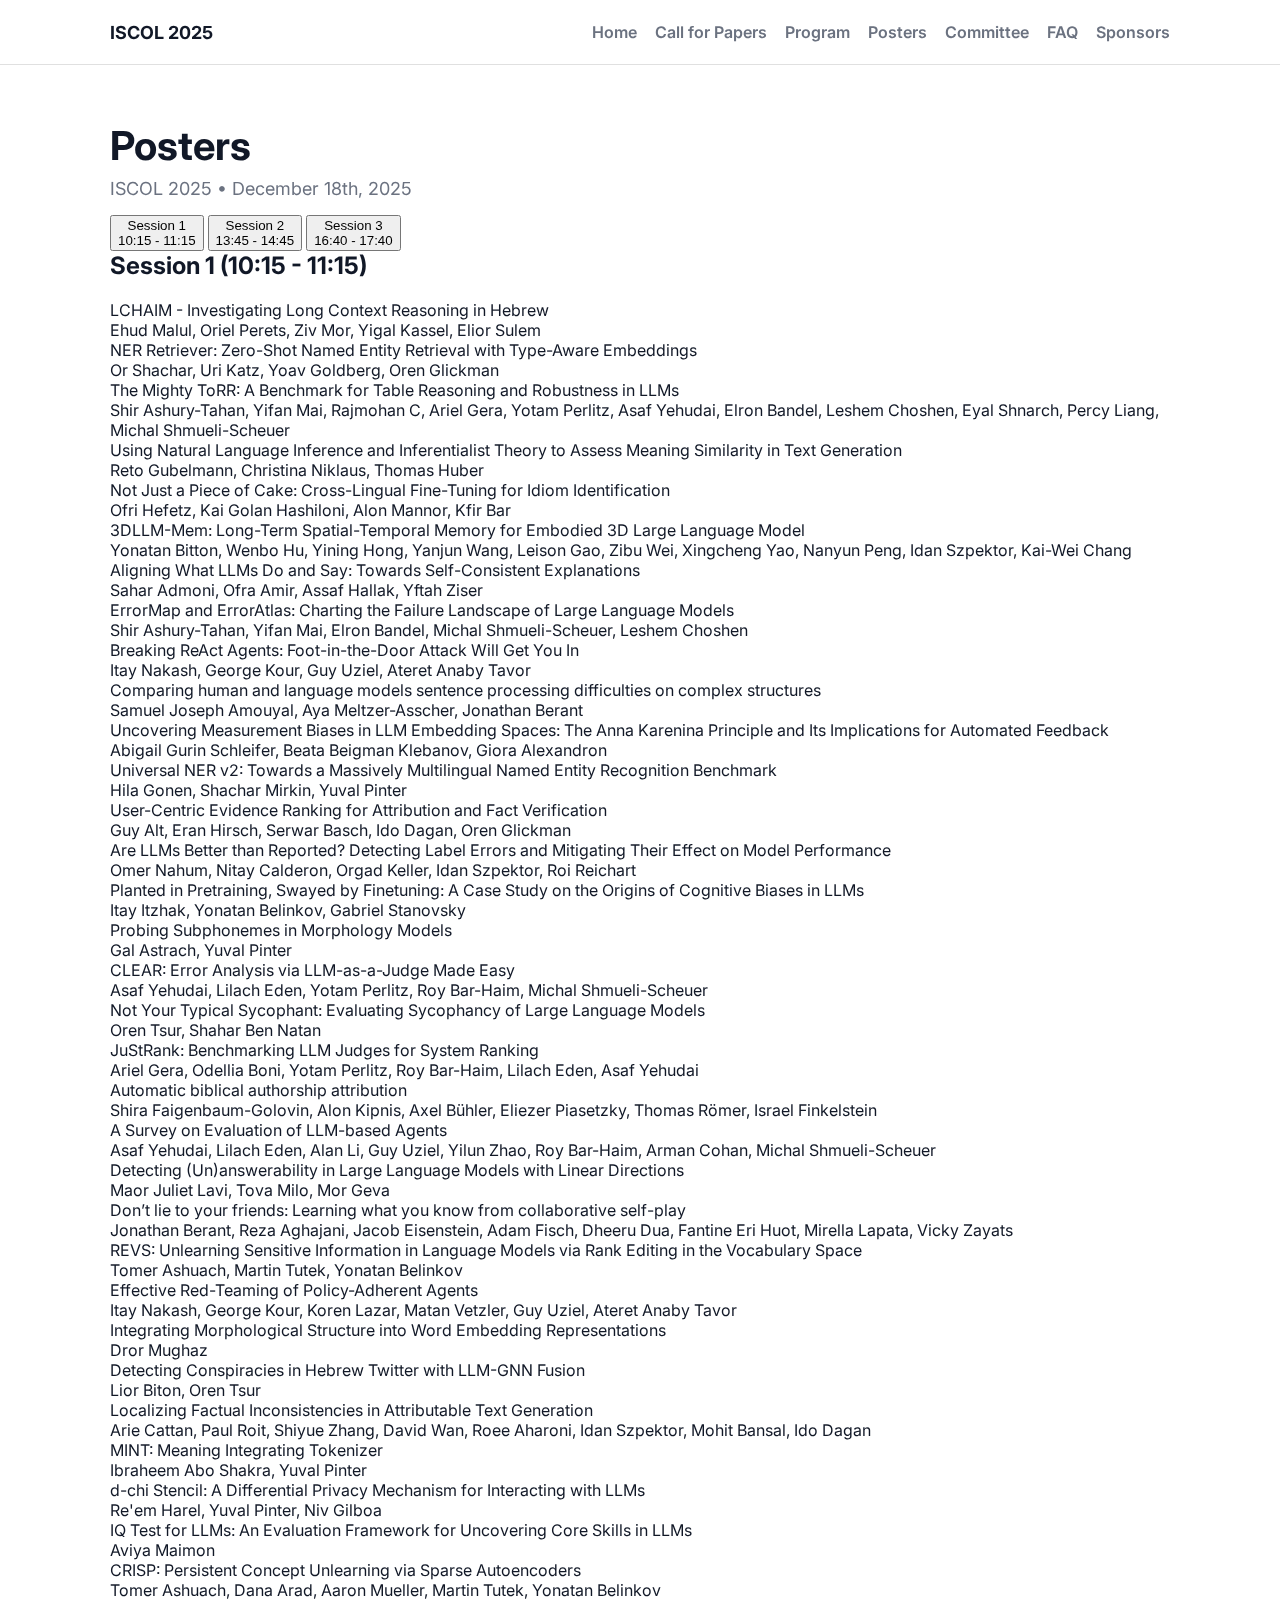
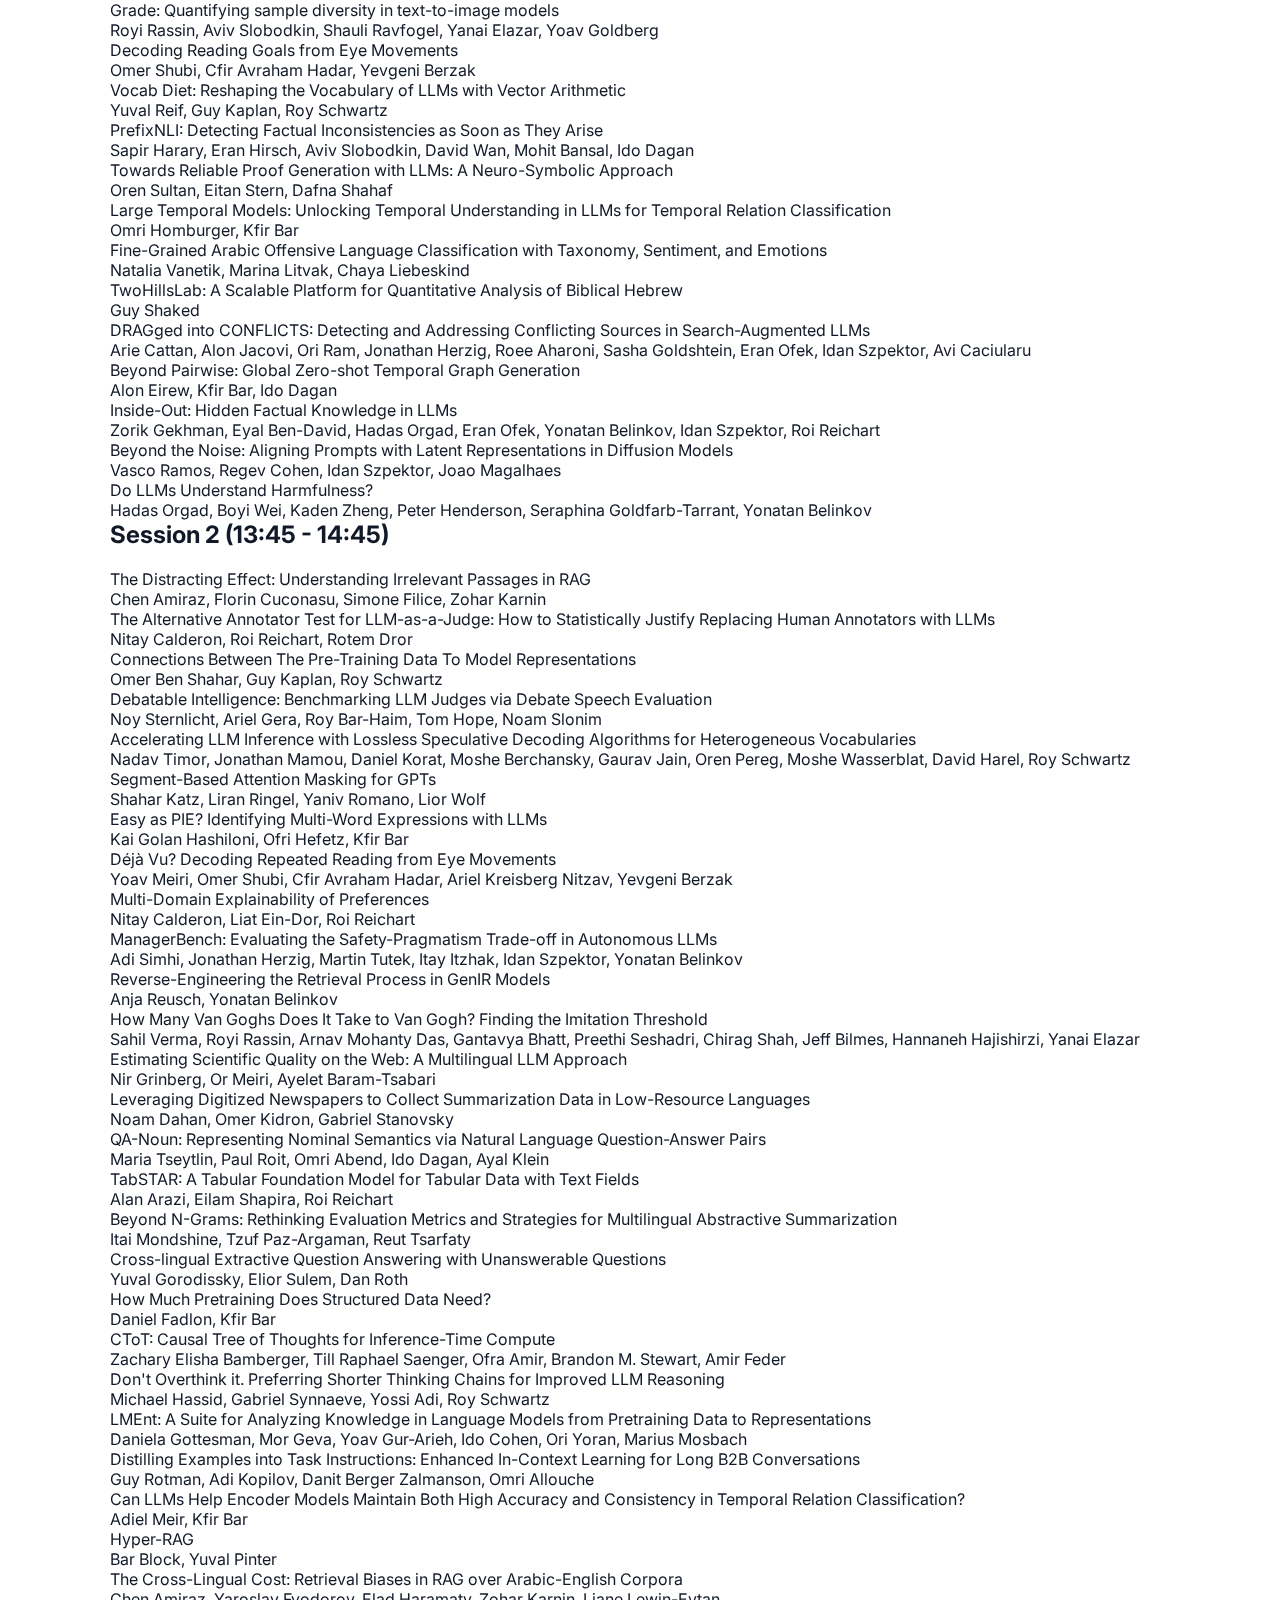
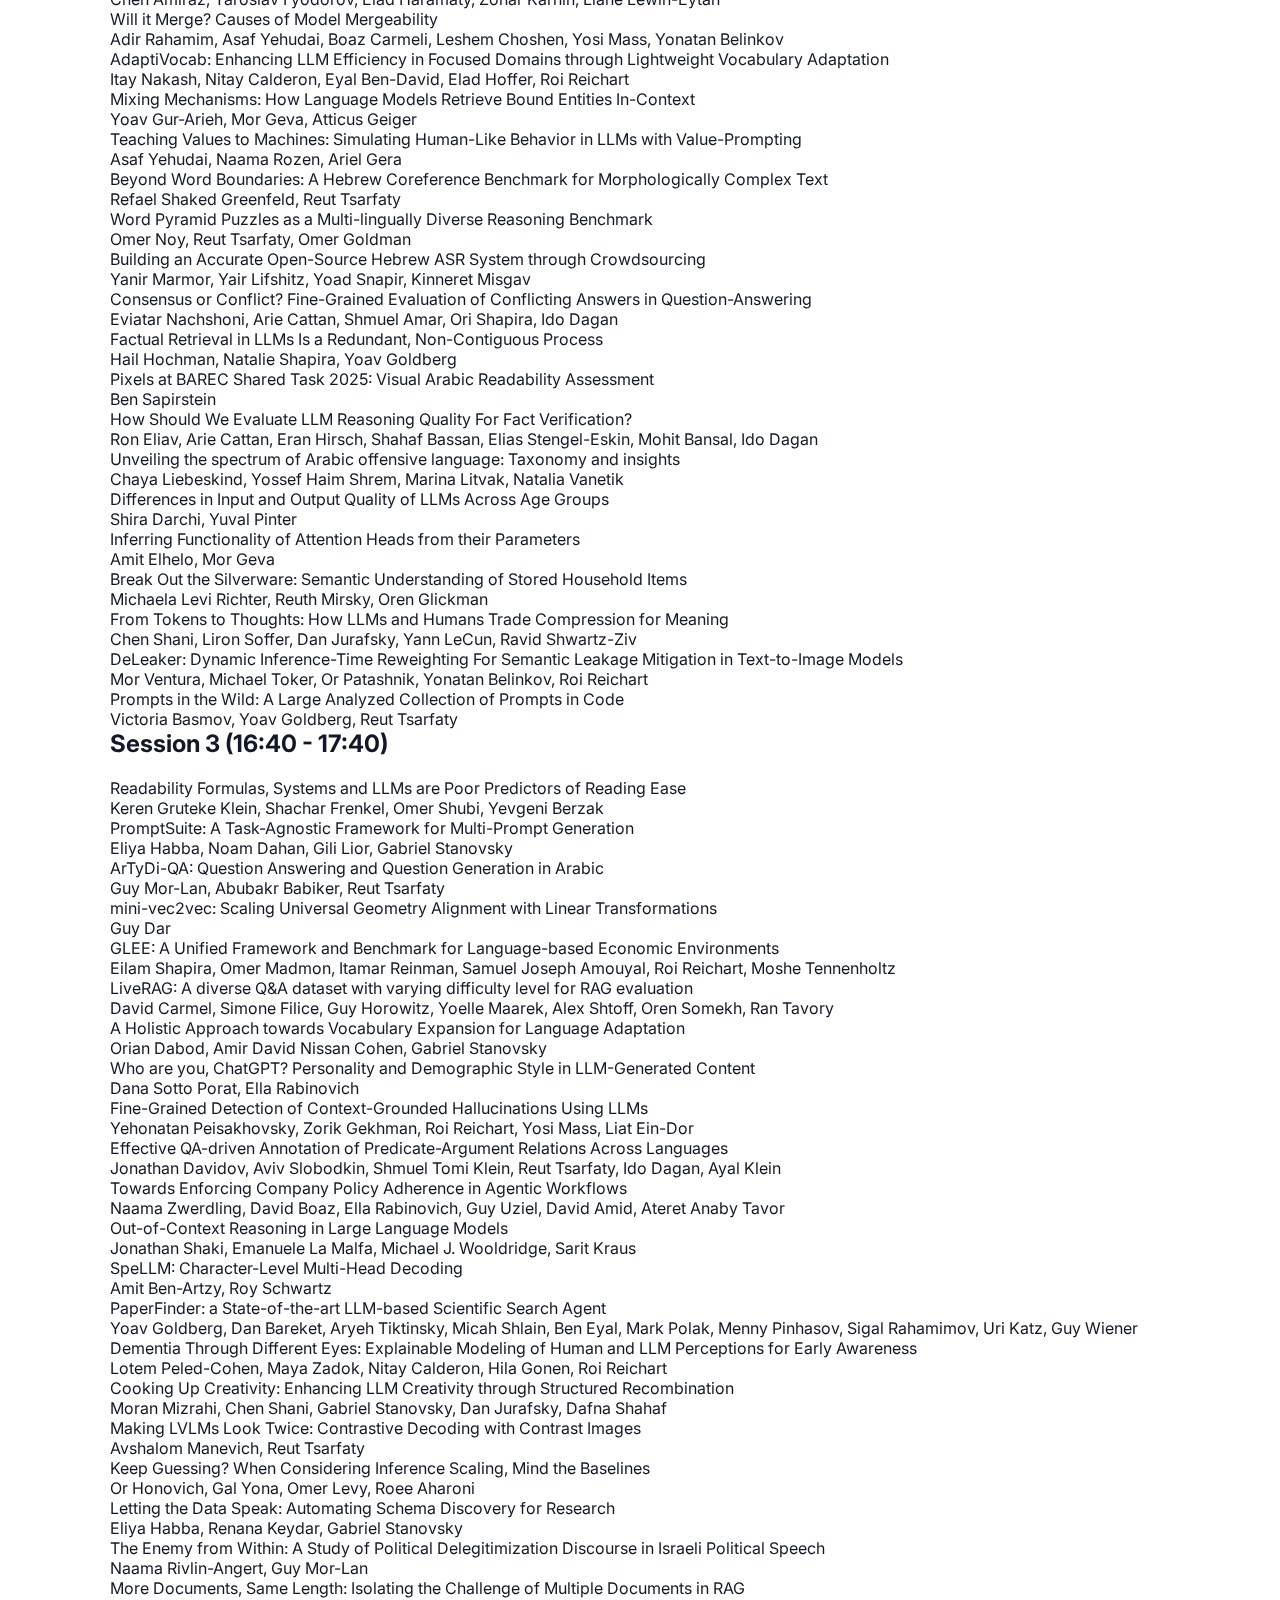
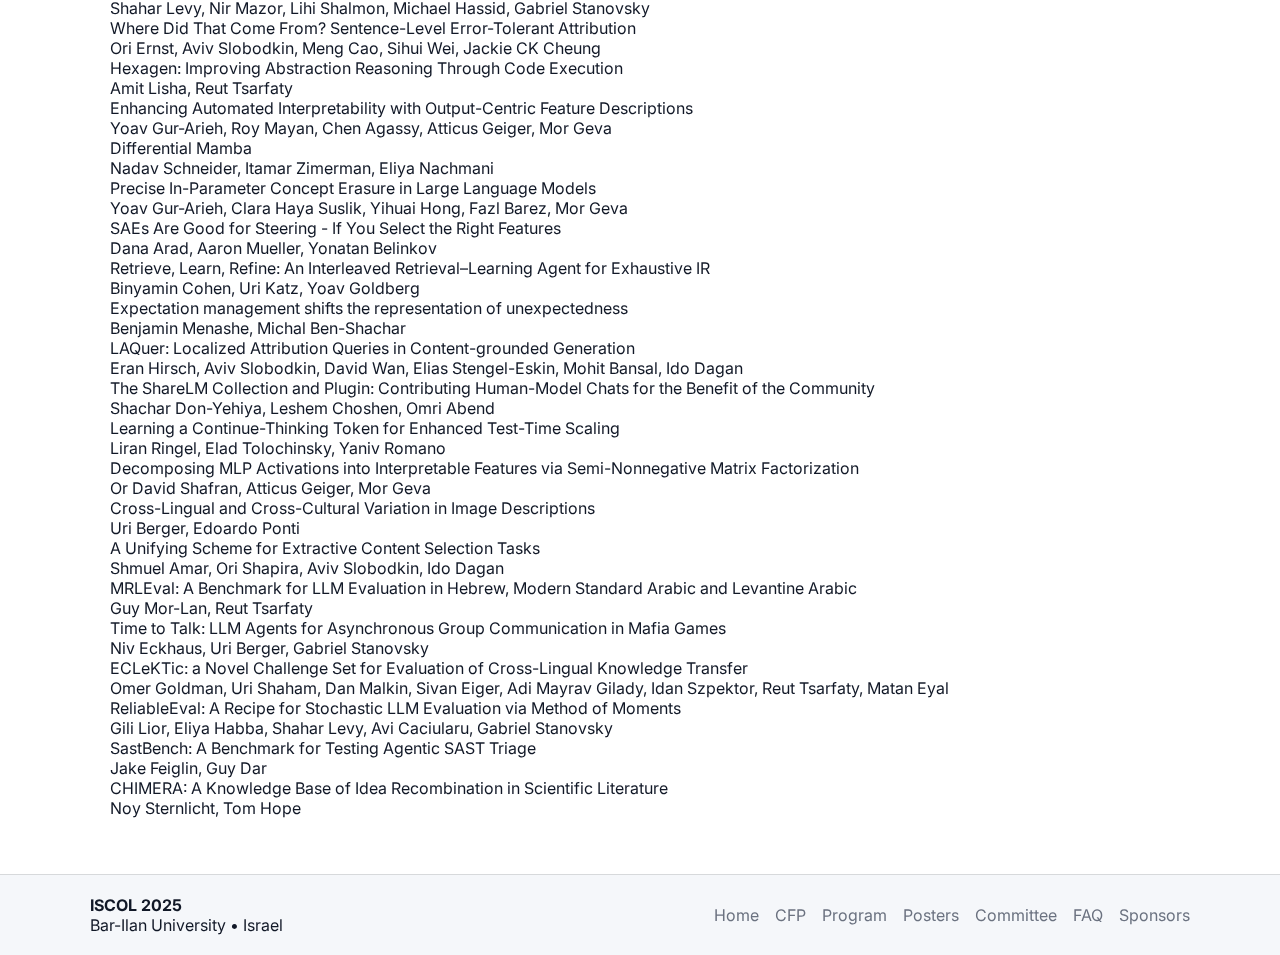
<file: posters.html>
<!DOCTYPE html>
<html lang="en">
  <head>
    <meta charset="utf-8" />
    <meta name="viewport" content="width=device-width, initial-scale=1" />
    <title>Posters — ISCOL 2025</title>
    <meta
      name="description"
      content="ISCOL 2025 Posters. December 18th, 2025 at Bar-Ilan University."
    />
    
    <!-- SEO Meta Tags -->
    <meta name="keywords" content="ISCOL, computational linguistics, NLP, natural language processing, Israel, Bar-Ilan University, conference, seminar, posters" />
    <meta name="author" content="ISCOL 2025 Organizing Committee" />
    <meta name="robots" content="index, follow" />
    <link rel="canonical" href="https://iscol-meeting.github.io/iscol2025/posters.html" />
    
    <!-- Favicon and Icons -->
    <link rel="icon" type="image/png" href="./assets/iscol-fav.png" />
    
    <!-- Preload critical resources -->
    <link rel="preconnect" href="https://fonts.googleapis.com" />
    <link rel="preconnect" href="https://fonts.gstatic.com" crossorigin />
    <link href="https://fonts.googleapis.com/css2?family=Inter:wght@400;600;700&display=swap" rel="stylesheet" />
    
    <!-- Font Awesome for icons -->
    <link rel="stylesheet" href="https://cdnjs.cloudflare.com/ajax/libs/font-awesome/6.5.1/css/all.min.css" integrity="sha512-DTOQO9RWCH3ppGqcWaEA1BIZOC6xxalwEsw9c2QQeAIftl+Vegovlnee1c9QX4TctnWMn13TZye+giMm8e2LwA==" crossorigin="anonymous" referrerpolicy="no-referrer" />
    
    <link rel="stylesheet" href="./styles.css" />
  </head>
  <body>
    <!-- Skip Links for Accessibility -->
    <div class="skip-links">
      <a href="#main-content" class="skip-link">Skip to main content</a>
      <a href="#nav-menu" class="skip-link">Skip to navigation</a>
    </div>

    <header class="site-header" role="banner">
      <div class="container header-inner">
        <a href="./index.html" class="brand">ISCOL 2025</a>
        <nav class="nav" aria-label="Primary navigation" role="navigation">
          <button class="nav-toggle" aria-expanded="false" aria-controls="nav-menu">☰</button>
          <ul id="nav-menu" class="nav-list">
            <li><a href="./index.html">Home</a></li>
            <li><a href="./index.html#cfp">Call for Papers</a></li>
            <li><a href="./program.html">Program</a></li>
            <li><a href="./posters.html">Posters</a></li>
            <li><a href="./index.html#organizers">Committee</a></li>
            <li><a href="./index.html#faq">FAQ</a></li>
            <li><a href="./index.html#sponsors">Sponsors</a></li>
          </ul>
        </nav>
      </div>
    </header>

    <main id="main-content" role="main">
      <section id="posters" class="section">
        <div class="container">
          <h1>Posters</h1>
          <p class="subtitle">ISCOL 2025 • December 18th, 2025</p>

          <!-- Mobile Session Tabs -->
          <div class="session-tabs">
            <button class="session-tab active" data-session="1">Session 1<br><span class="tab-time">10:15 - 11:15</span></button>
            <button class="session-tab" data-session="2">Session 2<br><span class="tab-time">13:45 - 14:45</span></button>
            <button class="session-tab" data-session="3">Session 3<br><span class="tab-time">16:40 - 17:40</span></button>
          </div>

          <div class="sessions-grid">
            <div class="session-column" data-session-content="1">
              <div class="session-header">
                <h2 id="session-1">Session 1 <span class="session-time">(10:15 - 11:15)</span></h2>
              </div>
              <div class="posters-list">
            <div class="poster-item">
              <div class="poster-title">LCHAIM - Investigating Long Context Reasoning in Hebrew</div>
              <div class="poster-authors">Ehud Malul, Oriel Perets, Ziv Mor, Yigal Kassel, Elior Sulem</div>
            </div>
            <div class="poster-item">
              <div class="poster-title">NER Retriever: Zero-Shot Named Entity Retrieval with Type-Aware Embeddings</div>
              <div class="poster-authors">Or Shachar, Uri Katz, Yoav Goldberg, Oren Glickman</div>
            </div>
            <div class="poster-item">
              <div class="poster-title">The Mighty ToRR: A Benchmark for Table Reasoning and Robustness in LLMs</div>
              <div class="poster-authors">Shir Ashury-Tahan, Yifan Mai, Rajmohan C, Ariel Gera, Yotam Perlitz, Asaf Yehudai, Elron Bandel, Leshem Choshen, Eyal Shnarch, Percy Liang, Michal Shmueli-Scheuer</div>
            </div>
            <div class="poster-item">
              <div class="poster-title">Using Natural Language Inference and Inferentialist Theory to Assess Meaning Similarity in Text Generation</div>
              <div class="poster-authors">Reto Gubelmann, Christina Niklaus, Thomas Huber</div>
            </div>
            <div class="poster-item">
              <div class="poster-title">Not Just a Piece of Cake: Cross-Lingual Fine-Tuning for Idiom Identification</div>
              <div class="poster-authors">Ofri Hefetz, Kai Golan Hashiloni, Alon Mannor, Kfir Bar</div>
            </div>
            <div class="poster-item">
              <div class="poster-title">3DLLM-Mem: Long-Term Spatial-Temporal Memory for Embodied 3D Large Language Model</div>
              <div class="poster-authors">Yonatan Bitton, Wenbo Hu, Yining Hong, Yanjun Wang, Leison Gao, Zibu Wei, Xingcheng Yao, Nanyun Peng, Idan Szpektor, Kai-Wei Chang</div>
            </div>
            <div class="poster-item">
              <div class="poster-title">Aligning What LLMs Do and Say: Towards Self-Consistent Explanations</div>
              <div class="poster-authors">Sahar Admoni, Ofra Amir, Assaf Hallak, Yftah Ziser</div>
            </div>
            <div class="poster-item">
              <div class="poster-title">ErrorMap and ErrorAtlas: Charting the Failure Landscape of Large Language Models</div>
              <div class="poster-authors">Shir Ashury-Tahan, Yifan Mai, Elron Bandel, Michal Shmueli-Scheuer, Leshem Choshen</div>
            </div>
            <div class="poster-item">
              <div class="poster-title">Breaking ReAct Agents: Foot-in-the-Door Attack Will Get You In</div>
              <div class="poster-authors">Itay Nakash, George Kour, Guy Uziel, Ateret Anaby Tavor</div>
            </div>
            <div class="poster-item">
              <div class="poster-title">Comparing human and language models sentence processing difficulties on complex structures</div>
              <div class="poster-authors">Samuel Joseph Amouyal, Aya Meltzer-Asscher, Jonathan Berant</div>
            </div>
            <div class="poster-item">
              <div class="poster-title">Uncovering Measurement Biases in LLM Embedding Spaces: The Anna Karenina Principle and Its Implications for Automated Feedback</div>
              <div class="poster-authors">Abigail Gurin Schleifer, Beata Beigman Klebanov, Giora Alexandron</div>
            </div>
            <div class="poster-item">
              <div class="poster-title">Universal NER v2: Towards a Massively Multilingual Named Entity Recognition Benchmark</div>
              <div class="poster-authors">Hila Gonen, Shachar Mirkin, Yuval Pinter</div>
            </div>
            <div class="poster-item">
              <div class="poster-title">User-Centric Evidence Ranking for Attribution and Fact Verification</div>
              <div class="poster-authors">Guy Alt, Eran Hirsch, Serwar Basch, Ido Dagan, Oren Glickman</div>
            </div>
            <div class="poster-item">
              <div class="poster-title">Are LLMs Better than Reported? Detecting Label Errors and Mitigating Their Effect on Model Performance</div>
              <div class="poster-authors">Omer Nahum, Nitay Calderon, Orgad Keller, Idan Szpektor, Roi Reichart</div>
            </div>
            <div class="poster-item">
              <div class="poster-title">Planted in Pretraining, Swayed by Finetuning: A Case Study on the Origins of Cognitive Biases in LLMs</div>
              <div class="poster-authors">Itay Itzhak, Yonatan Belinkov, Gabriel Stanovsky</div>
            </div>
            <div class="poster-item">
              <div class="poster-title">Probing Subphonemes in Morphology Models</div>
              <div class="poster-authors">Gal Astrach, Yuval Pinter</div>
            </div>
            <div class="poster-item">
              <div class="poster-title">CLEAR: Error Analysis via LLM-as-a-Judge Made Easy</div>
              <div class="poster-authors">Asaf Yehudai, Lilach Eden, Yotam Perlitz, Roy Bar-Haim, Michal Shmueli-Scheuer</div>
            </div>
            <div class="poster-item">
              <div class="poster-title">Not Your Typical Sycophant: Evaluating Sycophancy of Large Language Models</div>
              <div class="poster-authors">Oren Tsur, Shahar Ben Natan</div>
            </div>
            <div class="poster-item">
              <div class="poster-title">JuStRank: Benchmarking LLM Judges for System Ranking</div>
              <div class="poster-authors">Ariel Gera, Odellia Boni, Yotam Perlitz, Roy Bar-Haim, Lilach Eden, Asaf Yehudai</div>
            </div>
            <div class="poster-item">
              <div class="poster-title">Automatic biblical authorship attribution</div>
              <div class="poster-authors">Shira Faigenbaum-Golovin, Alon Kipnis, Axel Bühler, Eliezer Piasetzky, Thomas Römer, Israel Finkelstein</div>
            </div>
            <div class="poster-item">
              <div class="poster-title">A Survey on Evaluation of LLM-based Agents</div>
              <div class="poster-authors">Asaf Yehudai, Lilach Eden, Alan Li, Guy Uziel, Yilun Zhao, Roy Bar-Haim, Arman Cohan, Michal Shmueli-Scheuer</div>
            </div>
            <div class="poster-item">
              <div class="poster-title">Detecting (Un)answerability in Large Language Models with Linear Directions</div>
              <div class="poster-authors">Maor Juliet Lavi, Tova Milo, Mor Geva</div>
            </div>
            <div class="poster-item">
              <div class="poster-title">Don’t lie to your friends: Learning what you know from collaborative self-play</div>
              <div class="poster-authors">Jonathan Berant, Reza Aghajani, Jacob Eisenstein, Adam Fisch, Dheeru Dua, Fantine Eri Huot, Mirella Lapata, Vicky Zayats</div>
            </div>
            <div class="poster-item">
              <div class="poster-title">REVS: Unlearning Sensitive Information in Language Models via Rank Editing in the Vocabulary Space</div>
              <div class="poster-authors">Tomer Ashuach, Martin Tutek, Yonatan Belinkov</div>
            </div>
            <div class="poster-item">
              <div class="poster-title">Effective Red-Teaming of Policy-Adherent Agents</div>
              <div class="poster-authors">Itay Nakash, George Kour, Koren Lazar, Matan Vetzler, Guy Uziel, Ateret Anaby Tavor</div>
            </div>
            <div class="poster-item">
              <div class="poster-title">Integrating Morphological Structure into Word Embedding Representations</div>
              <div class="poster-authors">Dror Mughaz</div>
            </div>
            <div class="poster-item">
              <div class="poster-title">Detecting Conspiracies in Hebrew Twitter with LLM-GNN Fusion</div>
              <div class="poster-authors">Lior Biton, Oren Tsur</div>
            </div>
            <div class="poster-item">
              <div class="poster-title">Localizing Factual Inconsistencies in Attributable Text Generation</div>
              <div class="poster-authors">Arie Cattan, Paul Roit, Shiyue Zhang, David Wan, Roee Aharoni, Idan Szpektor, Mohit Bansal, Ido Dagan</div>
            </div>
            <div class="poster-item">
              <div class="poster-title">MINT: Meaning Integrating Tokenizer</div>
              <div class="poster-authors">Ibraheem Abo Shakra, Yuval Pinter</div>
            </div>
            <div class="poster-item">
              <div class="poster-title">d-chi Stencil: A Differential Privacy Mechanism for Interacting with LLMs</div>
              <div class="poster-authors">Re'em Harel, Yuval Pinter, Niv Gilboa</div>
            </div>
            <div class="poster-item">
              <div class="poster-title">IQ Test for LLMs: An Evaluation Framework for Uncovering Core Skills in LLMs</div>
              <div class="poster-authors">Aviya Maimon</div>
            </div>
            <div class="poster-item">
              <div class="poster-title">CRISP: Persistent Concept Unlearning via Sparse Autoencoders</div>
              <div class="poster-authors">Tomer Ashuach, Dana Arad, Aaron Mueller, Martin Tutek, Yonatan Belinkov</div>
            </div>
            <div class="poster-item">
              <div class="poster-title">Grade: Quantifying sample diversity in text-to-image models</div>
              <div class="poster-authors">Royi Rassin, Aviv Slobodkin, Shauli Ravfogel, Yanai Elazar, Yoav Goldberg</div>
            </div>
            <div class="poster-item">
              <div class="poster-title">Decoding Reading Goals from Eye Movements</div>
              <div class="poster-authors">Omer Shubi, Cfir Avraham Hadar, Yevgeni Berzak</div>
            </div>
            <div class="poster-item">
              <div class="poster-title">Vocab Diet: Reshaping the Vocabulary of LLMs with Vector Arithmetic</div>
              <div class="poster-authors">Yuval Reif, Guy Kaplan, Roy Schwartz</div>
            </div>
            <div class="poster-item">
              <div class="poster-title">PrefixNLI: Detecting Factual Inconsistencies as Soon as They Arise</div>
              <div class="poster-authors">Sapir Harary, Eran Hirsch, Aviv Slobodkin, David Wan, Mohit Bansal, Ido Dagan</div>
            </div>
            <div class="poster-item">
              <div class="poster-title">Towards Reliable Proof Generation with LLMs: A Neuro-Symbolic Approach</div>
              <div class="poster-authors">Oren Sultan, Eitan Stern, Dafna Shahaf</div>
            </div>
            <div class="poster-item">
              <div class="poster-title">Large Temporal Models: Unlocking Temporal Understanding in LLMs for Temporal Relation Classification</div>
              <div class="poster-authors">Omri Homburger, Kfir Bar</div>
            </div>
            <div class="poster-item">
              <div class="poster-title">Fine-Grained Arabic Offensive Language Classification with Taxonomy, Sentiment, and Emotions</div>
              <div class="poster-authors">Natalia Vanetik, Marina Litvak, Chaya Liebeskind</div>
            </div>
            <div class="poster-item">
              <div class="poster-title">TwoHillsLab: A Scalable Platform for  Quantitative Analysis of Biblical Hebrew</div>
              <div class="poster-authors">Guy Shaked</div>
            </div>
            <div class="poster-item">
              <div class="poster-title">DRAGged into CONFLICTS: Detecting and Addressing Conflicting Sources in Search-Augmented LLMs</div>
              <div class="poster-authors">Arie Cattan, Alon Jacovi, Ori Ram, Jonathan Herzig, Roee Aharoni, Sasha Goldshtein, Eran Ofek, Idan Szpektor, Avi Caciularu</div>
            </div>
            <div class="poster-item">
              <div class="poster-title">Beyond Pairwise: Global Zero-shot Temporal Graph Generation</div>
              <div class="poster-authors">Alon Eirew, Kfir Bar, Ido Dagan</div>
            </div>
            <div class="poster-item">
              <div class="poster-title">Inside-Out: Hidden Factual Knowledge in LLMs</div>
              <div class="poster-authors">Zorik Gekhman, Eyal Ben-David, Hadas Orgad, Eran Ofek, Yonatan Belinkov, Idan Szpektor, Roi Reichart</div>
            </div>
            <div class="poster-item">
              <div class="poster-title">Beyond the Noise: Aligning Prompts with Latent Representations in Diffusion Models</div>
              <div class="poster-authors">Vasco Ramos, Regev Cohen, Idan Szpektor, Joao Magalhaes</div>
            </div>
            <div class="poster-item">
              <div class="poster-title">Do LLMs Understand Harmfulness?</div>
              <div class="poster-authors">Hadas Orgad, Boyi Wei, Kaden Zheng, Peter Henderson, Seraphina Goldfarb-Tarrant, Yonatan Belinkov</div>
            </div>
          </div>
            </div>

            <div class="session-column" data-session-content="2">
              <div class="session-header">
                <h2 id="session-2">Session 2 <span class="session-time">(13:45 - 14:45)</span></h2>
              </div>
              <div class="posters-list">
            <div class="poster-item">
              <div class="poster-title">The Distracting Effect: Understanding Irrelevant Passages in RAG</div>
              <div class="poster-authors">Chen Amiraz, Florin Cuconasu, Simone Filice, Zohar Karnin</div>
            </div>
            <div class="poster-item">
              <div class="poster-title">The Alternative Annotator Test for LLM-as-a-Judge: How to Statistically Justify Replacing Human Annotators with LLMs</div>
              <div class="poster-authors">Nitay Calderon, Roi Reichart, Rotem Dror</div>
            </div>
            <div class="poster-item">
              <div class="poster-title">Connections Between The Pre-Training Data To Model Representations</div>
              <div class="poster-authors">Omer Ben Shahar, Guy Kaplan, Roy Schwartz</div>
            </div>
            <div class="poster-item">
              <div class="poster-title">Debatable Intelligence: Benchmarking LLM Judges via Debate Speech Evaluation</div>
              <div class="poster-authors">Noy Sternlicht, Ariel Gera, Roy Bar-Haim, Tom Hope, Noam Slonim</div>
            </div>
            <div class="poster-item">
              <div class="poster-title">Accelerating LLM Inference with Lossless Speculative Decoding Algorithms for Heterogeneous Vocabularies</div>
              <div class="poster-authors">Nadav Timor, Jonathan Mamou, Daniel Korat, Moshe Berchansky, Gaurav Jain, Oren Pereg, Moshe Wasserblat, David Harel, Roy Schwartz</div>
            </div>
            <div class="poster-item">
              <div class="poster-title">Segment-Based Attention Masking for GPTs</div>
              <div class="poster-authors">Shahar Katz, Liran Ringel, Yaniv Romano, Lior Wolf</div>
            </div>
            <div class="poster-item">
              <div class="poster-title">Easy as PIE? Identifying Multi-Word Expressions with LLMs</div>
              <div class="poster-authors">Kai Golan Hashiloni, Ofri Hefetz, Kfir Bar</div>
            </div>
            <div class="poster-item">
              <div class="poster-title">Déjà Vu? Decoding Repeated Reading from Eye Movements</div>
              <div class="poster-authors">Yoav Meiri, Omer Shubi, Cfir Avraham Hadar, Ariel Kreisberg Nitzav, Yevgeni Berzak</div>
            </div>
            <div class="poster-item">
              <div class="poster-title">Multi-Domain Explainability of Preferences</div>
              <div class="poster-authors">Nitay Calderon, Liat Ein-Dor, Roi Reichart</div>
            </div>
            <div class="poster-item">
              <div class="poster-title">ManagerBench: Evaluating the Safety-Pragmatism Trade-off in Autonomous LLMs</div>
              <div class="poster-authors">Adi Simhi, Jonathan Herzig, Martin Tutek, Itay Itzhak, Idan Szpektor, Yonatan Belinkov</div>
            </div>
            <div class="poster-item">
              <div class="poster-title">Reverse-Engineering the Retrieval Process in GenIR Models</div>
              <div class="poster-authors">Anja Reusch, Yonatan Belinkov</div>
            </div>
            <div class="poster-item">
              <div class="poster-title">How Many Van Goghs Does It Take to Van Gogh? Finding the Imitation Threshold</div>
              <div class="poster-authors">Sahil Verma, Royi Rassin, Arnav Mohanty Das, Gantavya Bhatt, Preethi Seshadri, Chirag Shah, Jeff Bilmes, Hannaneh Hajishirzi, Yanai Elazar</div>
            </div>
            <div class="poster-item">
              <div class="poster-title">Estimating Scientific Quality on the Web: A Multilingual LLM Approach</div>
              <div class="poster-authors">Nir Grinberg, Or Meiri, Ayelet Baram-Tsabari</div>
            </div>
            <div class="poster-item">
              <div class="poster-title">Leveraging Digitized Newspapers to Collect Summarization Data in Low-Resource Languages</div>
              <div class="poster-authors">Noam Dahan, Omer Kidron, Gabriel Stanovsky</div>
            </div>
            <div class="poster-item">
              <div class="poster-title">QA-Noun: Representing Nominal Semantics via Natural Language Question-Answer Pairs</div>
              <div class="poster-authors">Maria Tseytlin, Paul Roit, Omri Abend, Ido Dagan, Ayal Klein</div>
            </div>
            <div class="poster-item">
              <div class="poster-title">TabSTAR: A Tabular Foundation Model for Tabular Data with Text Fields</div>
              <div class="poster-authors">Alan Arazi, Eilam Shapira, Roi Reichart</div>
            </div>
            <div class="poster-item">
              <div class="poster-title">Beyond N-Grams: Rethinking Evaluation Metrics and Strategies for Multilingual Abstractive Summarization</div>
              <div class="poster-authors">Itai Mondshine, Tzuf Paz-Argaman, Reut Tsarfaty</div>
            </div>
            <div class="poster-item">
              <div class="poster-title">Cross-lingual Extractive Question Answering with Unanswerable Questions</div>
              <div class="poster-authors">Yuval Gorodissky, Elior Sulem, Dan Roth</div>
            </div>
            <div class="poster-item">
              <div class="poster-title">How Much Pretraining Does Structured Data Need?</div>
              <div class="poster-authors">Daniel Fadlon, Kfir Bar</div>
            </div>
            <div class="poster-item">
              <div class="poster-title">CToT: Causal Tree of Thoughts for Inference-Time Compute</div>
              <div class="poster-authors">Zachary Elisha Bamberger, Till Raphael Saenger, Ofra Amir, Brandon M. Stewart, Amir Feder</div>
            </div>
            <div class="poster-item">
              <div class="poster-title">Don't Overthink it. Preferring Shorter Thinking Chains for Improved LLM Reasoning</div>
              <div class="poster-authors">Michael Hassid, Gabriel Synnaeve, Yossi Adi, Roy Schwartz</div>
            </div>
            <div class="poster-item">
              <div class="poster-title">LMEnt: A Suite for Analyzing Knowledge in Language Models from Pretraining Data to Representations</div>
              <div class="poster-authors">Daniela Gottesman, Mor Geva, Yoav Gur-Arieh, Ido Cohen, Ori Yoran, Marius Mosbach</div>
            </div>
            <div class="poster-item">
              <div class="poster-title">Distilling Examples into Task Instructions: Enhanced In-Context Learning for Long B2B Conversations</div>
              <div class="poster-authors">Guy Rotman, Adi Kopilov, Danit Berger Zalmanson, Omri Allouche</div>
            </div>
            <div class="poster-item">
              <div class="poster-title">Can LLMs Help Encoder Models Maintain Both High Accuracy and Consistency in Temporal Relation Classification?</div>
              <div class="poster-authors">Adiel Meir, Kfir Bar</div>
            </div>
            <div class="poster-item">
              <div class="poster-title">Hyper-RAG</div>
              <div class="poster-authors">Bar Block, Yuval Pinter</div>
            </div>
            <div class="poster-item">
              <div class="poster-title">The Cross-Lingual Cost: Retrieval Biases in RAG over Arabic-English Corpora</div>
              <div class="poster-authors">Chen Amiraz, Yaroslav Fyodorov, Elad Haramaty, Zohar Karnin, Liane Lewin-Eytan</div>
            </div>
            <div class="poster-item">
              <div class="poster-title">Will it Merge? Causes of Model Mergeability</div>
              <div class="poster-authors">Adir Rahamim, Asaf Yehudai, Boaz Carmeli, Leshem Choshen, Yosi Mass, Yonatan Belinkov</div>
            </div>
            <div class="poster-item">
              <div class="poster-title">AdaptiVocab: Enhancing LLM Efficiency in Focused Domains through Lightweight Vocabulary Adaptation</div>
              <div class="poster-authors">Itay Nakash, Nitay Calderon, Eyal Ben-David, Elad Hoffer, Roi Reichart</div>
            </div>
            <div class="poster-item">
              <div class="poster-title">Mixing Mechanisms: How Language Models Retrieve Bound Entities In-Context</div>
              <div class="poster-authors">Yoav Gur-Arieh, Mor Geva, Atticus Geiger</div>
            </div>
            <div class="poster-item">
              <div class="poster-title">Teaching Values to Machines: Simulating Human-Like Behavior in LLMs with Value-Prompting</div>
              <div class="poster-authors">Asaf Yehudai, Naama Rozen, Ariel Gera</div>
            </div>
            
            <div class="poster-item">
              <div class="poster-title">Beyond Word Boundaries: A Hebrew Coreference Benchmark for Morphologically Complex Text</div>
              <div class="poster-authors">Refael Shaked Greenfeld, Reut Tsarfaty</div>
            </div>
            <div class="poster-item">
              <div class="poster-title">Word Pyramid Puzzles as a Multi-lingually Diverse Reasoning Benchmark</div>
              <div class="poster-authors">Omer Noy, Reut Tsarfaty, Omer Goldman</div>
            </div>
            <div class="poster-item">
              <div class="poster-title">Building an Accurate Open-Source Hebrew ASR System through Crowdsourcing</div>
              <div class="poster-authors">Yanir Marmor, Yair Lifshitz, Yoad Snapir, Kinneret Misgav</div>
            </div>
            <div class="poster-item">
              <div class="poster-title">Consensus or Conflict? Fine-Grained Evaluation of Conflicting Answers in Question-Answering</div>
              <div class="poster-authors">Eviatar Nachshoni, Arie Cattan, Shmuel Amar, Ori Shapira, Ido Dagan</div>
            </div>
            <div class="poster-item">
              <div class="poster-title">Factual Retrieval in LLMs Is a Redundant, Non-Contiguous Process</div>
              <div class="poster-authors">Hail Hochman, Natalie Shapira, Yoav Goldberg</div>
            </div>
            <div class="poster-item">
              <div class="poster-title">Pixels at BAREC Shared Task 2025: Visual Arabic Readability Assessment</div>
              <div class="poster-authors">Ben Sapirstein</div>
            </div>
            <div class="poster-item">
              <div class="poster-title">How Should We Evaluate LLM Reasoning Quality For Fact Verification?</div>
              <div class="poster-authors">Ron Eliav, Arie Cattan, Eran Hirsch, Shahaf Bassan, Elias Stengel-Eskin, Mohit Bansal, Ido Dagan</div>
            </div>
            <div class="poster-item">
              <div class="poster-title">Unveiling the spectrum of Arabic offensive  language: Taxonomy and insights</div>
              <div class="poster-authors">Chaya Liebeskind, Yossef Haim Shrem, Marina Litvak, Natalia Vanetik</div>
            </div>
            <div class="poster-item">
              <div class="poster-title">Differences in Input and Output Quality of LLMs Across Age Groups</div>
              <div class="poster-authors">Shira Darchi, Yuval Pinter</div>
            </div>
            <div class="poster-item">
              <div class="poster-title">Inferring Functionality of Attention Heads from their Parameters</div>
              <div class="poster-authors">Amit Elhelo, Mor Geva</div>
            </div>
            <div class="poster-item">
              <div class="poster-title">Break Out the Silverware: Semantic Understanding of Stored Household Items</div>
              <div class="poster-authors">Michaela Levi Richter, Reuth Mirsky, Oren Glickman</div>
            </div>
            <div class="poster-item">
              <div class="poster-title">From Tokens to Thoughts: How LLMs and Humans Trade Compression for Meaning</div>
              <div class="poster-authors">Chen Shani, Liron Soffer, Dan Jurafsky, Yann LeCun, Ravid Shwartz-Ziv</div>
            </div>
            <div class="poster-item">
              <div class="poster-title">DeLeaker: Dynamic Inference-Time Reweighting For Semantic Leakage Mitigation in Text-to-Image Models</div>
              <div class="poster-authors">Mor Ventura, Michael Toker, Or Patashnik, Yonatan Belinkov, Roi Reichart</div>
            </div>
            <div class="poster-item">
              <div class="poster-title">Prompts in the Wild: A Large Analyzed Collection of Prompts in Code</div>
              <div class="poster-authors">Victoria Basmov, Yoav Goldberg, Reut Tsarfaty</div>
            </div>
          </div>
            </div>

            <div class="session-column" data-session-content="3">
              <div class="session-header">
                <h2 id="session-3">Session 3 <span class="session-time">(16:40 - 17:40)</span></h2>
              </div>
              <div class="posters-list">
            <div class="poster-item">
              <div class="poster-title">Readability Formulas, Systems and LLMs are Poor Predictors of Reading Ease</div>
              <div class="poster-authors">Keren Gruteke Klein, Shachar Frenkel, Omer Shubi, Yevgeni Berzak</div>
            </div>
            <div class="poster-item">
              <div class="poster-title">PromptSuite: A Task-Agnostic Framework for Multi-Prompt Generation</div>
              <div class="poster-authors">Eliya Habba, Noam Dahan, Gili Lior, Gabriel Stanovsky</div>
            </div>
            <div class="poster-item">
              <div class="poster-title">ArTyDi-QA: Question Answering and Question Generation in Arabic</div>
              <div class="poster-authors">Guy Mor-Lan, Abubakr Babiker, Reut Tsarfaty</div>
            </div>
            <div class="poster-item">
              <div class="poster-title">mini-vec2vec: Scaling Universal Geometry Alignment with Linear Transformations</div>
              <div class="poster-authors">Guy Dar</div>
            </div>
            <div class="poster-item">
              <div class="poster-title">GLEE: A Unified Framework and Benchmark for Language-based Economic Environments</div>
              <div class="poster-authors">Eilam Shapira, Omer Madmon, Itamar Reinman, Samuel Joseph Amouyal, Roi Reichart, Moshe Tennenholtz</div>
            </div>
            <div class="poster-item">
              <div class="poster-title">LiveRAG: A diverse Q&amp;A dataset with varying difficulty level for RAG evaluation</div>
              <div class="poster-authors">David Carmel, Simone Filice, Guy Horowitz, Yoelle Maarek, Alex Shtoff, Oren Somekh, Ran Tavory</div>
            </div>
            <div class="poster-item">
              <div class="poster-title">A Holistic Approach towards Vocabulary Expansion for Language Adaptation</div>
              <div class="poster-authors">Orian Dabod, Amir David Nissan Cohen, Gabriel Stanovsky</div>
            </div>
            <div class="poster-item">
              <div class="poster-title">Who are you, ChatGPT? Personality and Demographic Style in LLM-Generated Content</div>
              <div class="poster-authors">Dana Sotto Porat, Ella Rabinovich</div>
            </div>
            <div class="poster-item">
              <div class="poster-title">Fine-Grained Detection of Context-Grounded Hallucinations Using LLMs</div>
              <div class="poster-authors">Yehonatan Peisakhovsky, Zorik Gekhman, Roi Reichart, Yosi Mass, Liat Ein-Dor</div>
            </div>
            <div class="poster-item">
              <div class="poster-title">Effective QA-driven Annotation of Predicate-Argument Relations Across Languages</div>
              <div class="poster-authors">Jonathan Davidov, Aviv Slobodkin, Shmuel Tomi Klein, Reut Tsarfaty, Ido Dagan, Ayal Klein</div>
            </div>
            <div class="poster-item">
              <div class="poster-title">Towards Enforcing Company Policy Adherence in Agentic Workflows</div>
              <div class="poster-authors">Naama Zwerdling, David Boaz, Ella Rabinovich, Guy Uziel, David Amid, Ateret Anaby Tavor</div>
            </div>
            <div class="poster-item">
              <div class="poster-title">Out-of-Context Reasoning in Large Language Models</div>
              <div class="poster-authors">Jonathan Shaki, Emanuele La Malfa, Michael J. Wooldridge, Sarit Kraus</div>
            </div>
            <div class="poster-item">
              <div class="poster-title">SpeLLM: Character-Level Multi-Head Decoding</div>
              <div class="poster-authors">Amit Ben-Artzy, Roy Schwartz</div>
            </div>
            <div class="poster-item">
              <div class="poster-title">PaperFinder: a State-of-the-art LLM-based Scientific Search Agent</div>
              <div class="poster-authors">Yoav Goldberg, Dan Bareket, Aryeh Tiktinsky, Micah Shlain, Ben Eyal, Mark Polak, Menny Pinhasov, Sigal Rahamimov, Uri Katz, Guy Wiener</div>
            </div>
            <div class="poster-item">
              <div class="poster-title">Dementia Through Different Eyes: Explainable Modeling of Human and LLM Perceptions for Early Awareness</div>
              <div class="poster-authors">Lotem Peled-Cohen, Maya Zadok, Nitay Calderon, Hila Gonen, Roi Reichart</div>
            </div>
            <div class="poster-item">
              <div class="poster-title">Cooking Up Creativity: Enhancing LLM Creativity through Structured Recombination</div>
              <div class="poster-authors">Moran Mizrahi, Chen Shani, Gabriel Stanovsky, Dan Jurafsky, Dafna Shahaf</div>
            </div>
            <div class="poster-item">
              <div class="poster-title">Making LVLMs Look Twice: Contrastive Decoding with Contrast Images</div>
              <div class="poster-authors">Avshalom Manevich, Reut Tsarfaty</div>
            </div>
            <div class="poster-item">
              <div class="poster-title">Keep Guessing? When Considering Inference Scaling, Mind the Baselines</div>
              <div class="poster-authors">Or Honovich, Gal Yona, Omer Levy, Roee Aharoni</div>
            </div>
            <div class="poster-item">
              <div class="poster-title">Letting the Data Speak: Automating Schema Discovery for Research</div>
              <div class="poster-authors">Eliya Habba, Renana Keydar, Gabriel Stanovsky</div>
            </div>
            <div class="poster-item">
              <div class="poster-title">The Enemy from Within: A Study of Political Delegitimization Discourse in Israeli Political Speech</div>
              <div class="poster-authors">Naama Rivlin-Angert, Guy Mor-Lan</div>
            </div>
            <div class="poster-item">
              <div class="poster-title">More Documents, Same Length: Isolating the Challenge of Multiple Documents in RAG</div>
              <div class="poster-authors">Shahar Levy, Nir Mazor, Lihi Shalmon, Michael Hassid, Gabriel Stanovsky</div>
            </div>
            <div class="poster-item">
              <div class="poster-title">Where Did That Come From? Sentence-Level Error-Tolerant Attribution</div>
              <div class="poster-authors">Ori Ernst, Aviv Slobodkin, Meng Cao, Sihui Wei, Jackie CK Cheung</div>
            </div>
            <div class="poster-item">
              <div class="poster-title">Hexagen: Improving Abstraction Reasoning Through Code Execution</div>
              <div class="poster-authors">Amit Lisha, Reut Tsarfaty</div>
            </div>
            <div class="poster-item">
              <div class="poster-title">Enhancing Automated Interpretability with Output-Centric Feature Descriptions</div>
              <div class="poster-authors">Yoav Gur-Arieh, Roy Mayan, Chen Agassy, Atticus Geiger, Mor Geva</div>
            </div>
            <div class="poster-item">
              <div class="poster-title">Differential Mamba</div>
              <div class="poster-authors">Nadav Schneider, Itamar Zimerman, Eliya Nachmani</div>
            </div>
            <div class="poster-item">
              <div class="poster-title">Precise In-Parameter Concept Erasure in Large Language Models</div>
              <div class="poster-authors">Yoav Gur-Arieh, Clara Haya Suslik, Yihuai Hong, Fazl Barez, Mor Geva</div>
            </div>
            <div class="poster-item">
              <div class="poster-title">SAEs Are Good for Steering - If You Select the Right Features</div>
              <div class="poster-authors">Dana Arad, Aaron Mueller, Yonatan Belinkov</div>
            </div>
            <div class="poster-item">
              <div class="poster-title">Retrieve, Learn, Refine: An Interleaved Retrieval–Learning Agent for Exhaustive IR</div>
              <div class="poster-authors">Binyamin Cohen, Uri Katz, Yoav Goldberg</div>
            </div>
            <div class="poster-item">
              <div class="poster-title">Expectation management shifts the representation of unexpectedness</div>
              <div class="poster-authors">Benjamin Menashe, Michal Ben-Shachar</div>
            </div>
            <div class="poster-item">
              <div class="poster-title">LAQuer: Localized Attribution Queries in Content-grounded Generation</div>
              <div class="poster-authors">Eran Hirsch, Aviv Slobodkin, David Wan, Elias Stengel-Eskin, Mohit Bansal, Ido Dagan</div>
            </div>
            <div class="poster-item">
              <div class="poster-title">The ShareLM Collection and Plugin: Contributing Human-Model Chats for the Benefit of the Community</div>
              <div class="poster-authors">Shachar Don-Yehiya, Leshem Choshen, Omri Abend</div>
            </div>
            <div class="poster-item">
              <div class="poster-title">Learning a Continue-Thinking Token for Enhanced Test-Time Scaling</div>
              <div class="poster-authors">Liran Ringel, Elad Tolochinsky, Yaniv Romano</div>
            </div>
            <div class="poster-item">
              <div class="poster-title">Decomposing MLP Activations into Interpretable Features via Semi-Nonnegative Matrix Factorization</div>
              <div class="poster-authors">Or David Shafran, Atticus Geiger, Mor Geva</div>
            </div>
            <div class="poster-item">
              <div class="poster-title">Cross-Lingual and Cross-Cultural Variation in Image Descriptions</div>
              <div class="poster-authors">Uri Berger, Edoardo Ponti</div>
            </div>
            <div class="poster-item">
              <div class="poster-title">A Unifying Scheme for Extractive Content Selection Tasks</div>
              <div class="poster-authors">Shmuel Amar, Ori Shapira, Aviv Slobodkin, Ido Dagan</div>
            </div>
            <div class="poster-item">
              <div class="poster-title">MRLEval: A Benchmark for LLM Evaluation in Hebrew, Modern Standard Arabic and Levantine Arabic</div>
              <div class="poster-authors">Guy Mor-Lan, Reut Tsarfaty</div>
            </div>
            <div class="poster-item">
              <div class="poster-title">Time to Talk: LLM Agents for Asynchronous Group Communication in Mafia Games</div>
              <div class="poster-authors">Niv Eckhaus, Uri Berger, Gabriel Stanovsky</div>
            </div>
            <div class="poster-item">
              <div class="poster-title">ECLeKTic: a Novel Challenge Set for Evaluation of Cross-Lingual Knowledge Transfer</div>
              <div class="poster-authors">Omer Goldman, Uri Shaham, Dan Malkin, Sivan Eiger, Adi Mayrav Gilady, Idan Szpektor, Reut Tsarfaty, Matan Eyal</div>
            </div>
            <div class="poster-item">
              <div class="poster-title">ReliableEval: A Recipe for Stochastic LLM Evaluation via Method of Moments</div>
              <div class="poster-authors">Gili Lior, Eliya Habba, Shahar Levy, Avi Caciularu, Gabriel Stanovsky</div>
            </div>
            <div class="poster-item">
              <div class="poster-title">SastBench: A Benchmark for Testing Agentic SAST Triage</div>
              <div class="poster-authors">Jake Feiglin, Guy Dar</div>
            </div>
            <div class="poster-item">
              <div class="poster-title">CHIMERA: A Knowledge Base of Idea Recombination in Scientific Literature</div>
              <div class="poster-authors">Noy Sternlicht, Tom Hope</div>
            </div>
          </div>
            </div>
          </div>
        </div>
      </section>
    </main>

    <footer class="site-footer" role="contentinfo">
      <div class="container footer-inner">
        <div>
          <strong>ISCOL 2025</strong>
          <div>Bar-Ilan University • Israel</div>
        </div>
        <div class="footer-links">
          <a href="./index.html">Home</a>
          <a href="./index.html#cfp">CFP</a>
          <a href="./program.html">Program</a>
          <a href="./posters.html">Posters</a>
          <a href="./index.html#organizers">Committee</a>
          <a href="./index.html#faq">FAQ</a>
          <a href="./index.html#sponsors">Sponsors</a>
        </div>
      </div>
    </footer>

    <!-- Back to Top Button -->
    <button class="back-to-top" id="backToTop" aria-label="Back to top">
      ↑
    </button>

    <script>
      // Session tabs for mobile
      const sessionTabs = document.querySelectorAll('.session-tab');
      const sessionColumns = document.querySelectorAll('.session-column');
      
      // Initialize first session as active on page load
      if (sessionColumns.length > 0) {
        sessionColumns[0].classList.add('active');
      }
      
      sessionTabs.forEach(tab => {
        tab.addEventListener('click', () => {
          const sessionId = tab.dataset.session;
          
          // Remove active class from all tabs and columns
          sessionTabs.forEach(t => t.classList.remove('active'));
          sessionColumns.forEach(c => c.classList.remove('active'));
          
          // Add active class to clicked tab and corresponding column
          tab.classList.add('active');
          document.querySelector(`[data-session-content="${sessionId}"]`).classList.add('active');
        });
      });
      
      // Mobile navigation toggle
      const toggle = document.querySelector('.nav-toggle');
      const menu = document.getElementById('nav-menu');
      if (toggle && menu) {
        toggle.addEventListener('click', () => {
          const expanded = toggle.getAttribute('aria-expanded') === 'true';
          toggle.setAttribute('aria-expanded', String(!expanded));
          menu.classList.toggle('open');
        });

        // Close menu when clicking outside
        document.addEventListener('click', (e) => {
          if (!toggle.contains(e.target) && !menu.contains(e.target)) {
            toggle.setAttribute('aria-expanded', 'false');
            menu.classList.remove('open');
          }
        });

        // Close menu when pressing Escape
        document.addEventListener('keydown', (e) => {
          if (e.key === 'Escape' && menu.classList.contains('open')) {
            toggle.setAttribute('aria-expanded', 'false');
            menu.classList.remove('open');
            toggle.focus();
          }
        });
      }

      // Back to top button functionality
      const backToTopButton = document.getElementById('backToTop');
      
      function toggleBackToTopButton() {
        if (window.scrollY > 300) {
          backToTopButton.classList.add('visible');
        } else {
          backToTopButton.classList.remove('visible');
        }
      }

      // Show/hide back to top button on scroll
      window.addEventListener('scroll', toggleBackToTopButton);

      // Smooth scroll to top when button is clicked
      backToTopButton.addEventListener('click', () => {
        window.scrollTo({
          top: 0,
          behavior: 'smooth'
        });
      });

      // Initialize back to top button visibility
      toggleBackToTopButton();
    </script>
  </body>
</html>
</file>
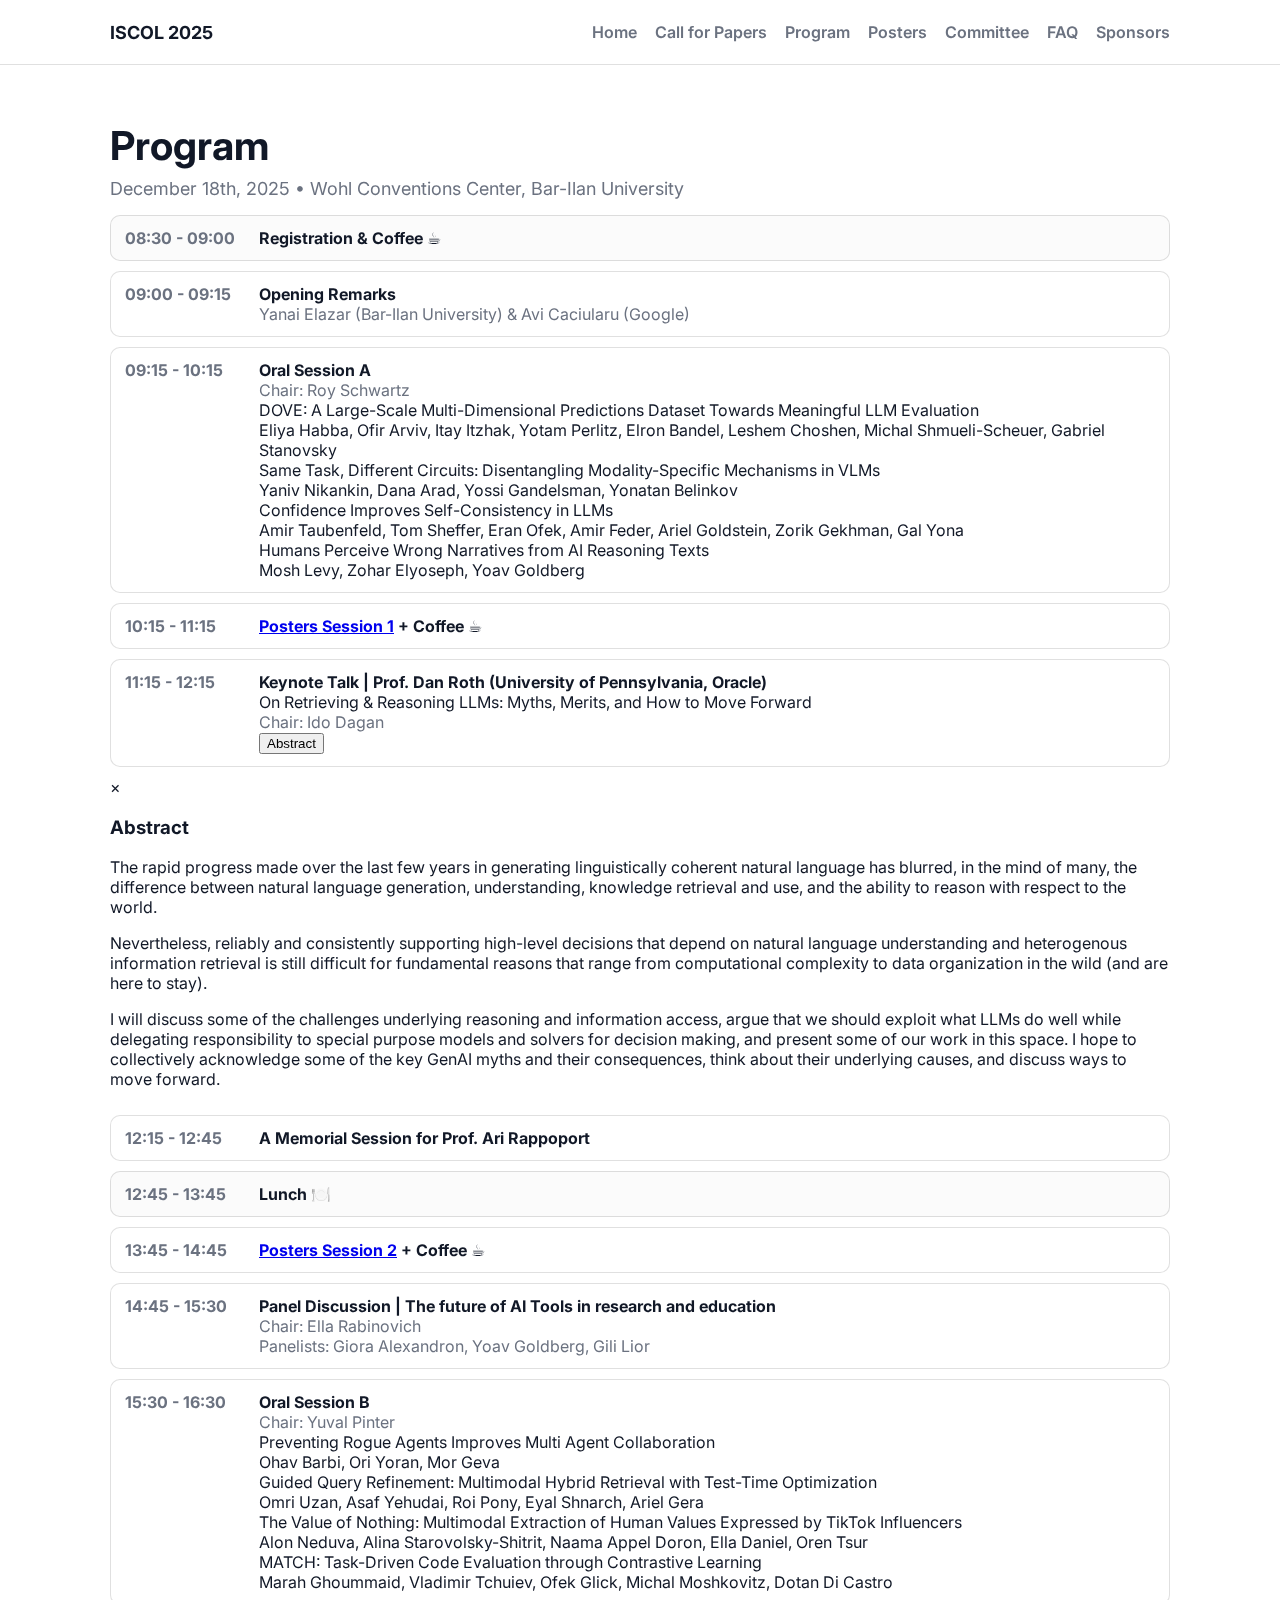
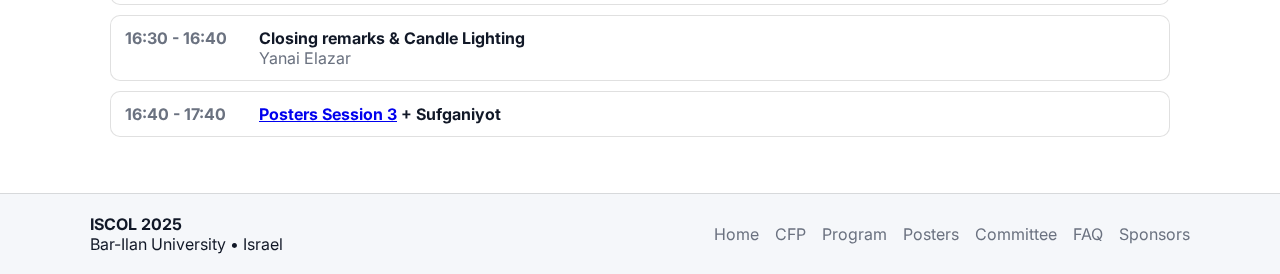
<file: program.html>
<!DOCTYPE html>
<html lang="en">
  <head>
    <meta charset="utf-8" />
    <meta name="viewport" content="width=device-width, initial-scale=1" />
    <title>Program — ISCOL 2025</title>
    <meta
      name="description"
      content="ISCOL 2025 Program Schedule. December 18th, 2025 at Bar-Ilan University."
    />
    
    <!-- SEO Meta Tags -->
    <meta name="keywords" content="ISCOL, computational linguistics, NLP, natural language processing, Israel, Bar-Ilan University, conference, seminar, program, schedule" />
    <meta name="author" content="ISCOL 2025 Organizing Committee" />
    <meta name="robots" content="index, follow" />
    <link rel="canonical" href="https://iscol-meeting.github.io/iscol2025/program.html" />
    
    <!-- Favicon and Icons -->
    <link rel="icon" type="image/png" href="./assets/iscol-fav.png" />
    
    <!-- Preload critical resources -->
    <link rel="preconnect" href="https://fonts.googleapis.com" />
    <link rel="preconnect" href="https://fonts.gstatic.com" crossorigin />
    <link href="https://fonts.googleapis.com/css2?family=Inter:wght@400;600;700&display=swap" rel="stylesheet" />
    
    <!-- Font Awesome for icons -->
    <link rel="stylesheet" href="https://cdnjs.cloudflare.com/ajax/libs/font-awesome/6.5.1/css/all.min.css" integrity="sha512-DTOQO9RWCH3ppGqcWaEA1BIZOC6xxalwEsw9c2QQeAIftl+Vegovlnee1c9QX4TctnWMn13TZye+giMm8e2LwA==" crossorigin="anonymous" referrerpolicy="no-referrer" />
    
    <link rel="stylesheet" href="./styles.css" />
  </head>
  <body>
    <!-- Skip Links for Accessibility -->
    <div class="skip-links">
      <a href="#main-content" class="skip-link">Skip to main content</a>
      <a href="#nav-menu" class="skip-link">Skip to navigation</a>
    </div>

    <header class="site-header" role="banner">
      <div class="container header-inner">
        <a href="./index.html" class="brand">ISCOL 2025</a>
        <nav class="nav" aria-label="Primary navigation" role="navigation">
          <button class="nav-toggle" aria-expanded="false" aria-controls="nav-menu">☰</button>
          <ul id="nav-menu" class="nav-list">
            <li><a href="./index.html">Home</a></li>
            <li><a href="./index.html#cfp">Call for Papers</a></li>
            <li><a href="./program.html">Program</a></li>
            <li><a href="./posters.html">Posters</a></li>
            <li><a href="./index.html#organizers">Committee</a></li>
            <li><a href="./index.html#faq">FAQ</a></li>
            <li><a href="./index.html#sponsors">Sponsors</a></li>
          </ul>
        </nav>
      </div>
    </header>

    <main id="main-content" role="main">
      <section id="program" class="section">
        <div class="container">
          <h1>Program</h1>
          <p class="subtitle">December 18th, 2025 • Wohl Conventions Center, Bar-Ilan University</p>
          
          <div class="program-list">
            <div class="talk talk-break">
              <div class="talk-time">08:30 - 09:00</div>
              <div class="talk-body">
                <div class="talk-title">Registration & Coffee ☕</div>
              </div>
            </div>
            
            <div class="talk">
              <div class="talk-time">09:00 - 09:15</div>
              <div class="talk-body">
                <div class="talk-title">Opening Remarks</div>
                <div class="talk-meta">Yanai Elazar (Bar-Ilan University) & Avi Caciularu (Google)</div>
              </div>
            </div>
            
            <div class="talk talk-oral">
              <div class="talk-time">09:15 - 10:15</div>
              <div class="talk-body">
                <div class="talk-title">Oral Session A</div>
                <div class="talk-meta">Chair: Roy Schwartz</div>
                <div class="oral-papers">
                  <div class="oral-paper">
                    <div class="paper-title">DOVE: A Large-Scale Multi-Dimensional Predictions Dataset Towards Meaningful LLM Evaluation</div>
                    <div class="paper-authors">Eliya Habba, Ofir Arviv, Itay Itzhak, Yotam Perlitz, Elron Bandel, Leshem Choshen, Michal Shmueli-Scheuer, Gabriel Stanovsky</div>
                  </div>
                  <div class="oral-paper">
                    <div class="paper-title">Same Task, Different Circuits: Disentangling Modality-Specific Mechanisms in VLMs</div>
                    <div class="paper-authors">Yaniv Nikankin, Dana Arad, Yossi Gandelsman, Yonatan Belinkov</div>
                  </div>
                  <div class="oral-paper">
                    <div class="paper-title">Confidence Improves Self-Consistency in LLMs</div>
                    <div class="paper-authors">Amir Taubenfeld, Tom Sheffer, Eran Ofek, Amir Feder, Ariel Goldstein, Zorik Gekhman, Gal Yona</div>
                  </div>
                  <div class="oral-paper">
                    <div class="paper-title">Humans Perceive Wrong Narratives from AI Reasoning Texts</div>
                    <div class="paper-authors">Mosh Levy, Zohar Elyoseph, Yoav Goldberg</div>
                  </div>
                </div>
              </div>
            </div>
            
            <div class="talk talk-poster">
              <div class="talk-time">10:15 - 11:15</div>
              <div class="talk-body">
                <div class="talk-title"><a href="./posters.html#session-1" class="inline-link">Posters Session 1</a> + Coffee ☕</div>
              </div>
            </div>

            <div class="talk talk-keynote">
              <div class="talk-time">11:15 - 12:15</div>
              <div class="talk-body">
                <div class="talk-title">Keynote Talk | Prof. Dan Roth (University of Pennsylvania, Oracle)</div>
                <div class="talk-subtitle">On Retrieving &amp; Reasoning LLMs: Myths, Merits, and How to Move Forward</div>
                <div class="talk-meta">Chair: Ido Dagan</div>
                <button class="abstract-btn" onclick="openAbstract('keynote-abstract')">Abstract</button>
              </div>
            </div>

            <!-- Abstract Modal -->
            <div id="keynote-abstract" class="abstract-modal">
              <div class="abstract-content">
                <span class="abstract-close" onclick="closeAbstract('keynote-abstract')">&times;</span>
                <h3>Abstract</h3>
                <p>The rapid progress made over the last few years in generating linguistically coherent
natural language has blurred, in the mind of many, the difference between natural
language generation, understanding, knowledge retrieval and use, and the ability to
reason with respect to the world.</p>
<p>Nevertheless, reliably and consistently supporting high-level decisions that depend on
natural language understanding and heterogenous information retrieval is still difficult
for fundamental reasons that range from computational complexity to data organization
in the wild (and are here to stay).</p>
<p>I will discuss some of the challenges underlying reasoning and information access,
argue that we should exploit what LLMs do well while delegating responsibility to special
purpose models and solvers for decision making, and present some of our work in this
space. I hope to collectively acknowledge some of the key GenAI myths and their
consequences, think about their underlying causes, and discuss ways to move forward.</p>
              </div>
            </div>
            
            <div class="talk talk-poster talk-memorial">
              <div class="talk-time">12:15 - 12:45</div>
              <div class="talk-body">
                <div class="talk-title">A Memorial Session for Prof. Ari Rappoport</div>
              </div>
            </div>
            
            <div class="talk talk-break">
              <div class="talk-time">12:45 - 13:45</div>
              <div class="talk-body">
                <div class="talk-title">Lunch 🍽️</div>
              </div>
            </div>
            
            <div class="talk talk-poster">
              <div class="talk-time">13:45 - 14:45</div>
              <div class="talk-body">
                <div class="talk-title"><a href="./posters.html#session-2" class="inline-link">Posters Session 2</a> + Coffee ☕</div>
              </div>
            </div>
            
            <div class="talk talk-panel">
              <div class="talk-time">14:45 - 15:30</div>
              <div class="talk-body">
                <div class="talk-title">Panel Discussion | The future of AI Tools in research and education</div>
                <div class="talk-meta">Chair: Ella Rabinovich</div>
                <div class="talk-meta">Panelists: Giora Alexandron, Yoav Goldberg, Gili Lior</div>
              </div>
            </div>
            
            <div class="talk talk-oral">
              <div class="talk-time">15:30 - 16:30</div>
              <div class="talk-body">
                <div class="talk-title">Oral Session B</div>
                <div class="talk-meta">Chair: Yuval Pinter</div>
                <div class="oral-papers">
                  <div class="oral-paper">
                    <div class="paper-title">Preventing Rogue Agents Improves Multi Agent Collaboration</div>
                    <div class="paper-authors">Ohav Barbi, Ori Yoran, Mor Geva</div>
                  </div>
                  <div class="oral-paper">
                    <div class="paper-title">Guided Query Refinement: Multimodal Hybrid Retrieval with Test-Time Optimization</div>
                    <div class="paper-authors">Omri Uzan, Asaf Yehudai, Roi Pony, Eyal Shnarch, Ariel Gera</div>
                  </div>
                  <div class="oral-paper">
                    <div class="paper-title">The Value of Nothing: Multimodal Extraction of Human Values Expressed by TikTok Influencers</div>
                    <div class="paper-authors">Alon Neduva, Alina Starovolsky-Shitrit, Naama Appel Doron, Ella Daniel, Oren Tsur</div>
                  </div>
                  <div class="oral-paper">
                    <div class="paper-title">MATCH: Task-Driven Code Evaluation through Contrastive Learning</div>
                    <div class="paper-authors">Marah Ghoummaid, Vladimir Tchuiev, Ofek Glick, Michal Moshkovitz, Dotan Di Castro</div>
                  </div>
                </div>
              </div>
            </div>
            
            <div class="talk talk-closing">
              <div class="talk-time">16:30 - 16:40</div>
              <div class="talk-body">
                <div class="talk-title">Closing remarks & Candle Lighting</div>
                <div class="talk-meta">Yanai Elazar</div>
              </div>
            </div>

            <div class="talk talk-poster">
              <div class="talk-time">16:40 - 17:40</div>
              <div class="talk-body">
                <div class="talk-title"><a href="./posters.html#session-3" class="inline-link">Posters Session 3</a> + Sufganiyot</div>
              </div>
            </div>
            
            
          </div>
        </div>
      </section>
    </main>

    <footer class="site-footer" role="contentinfo">
      <div class="container footer-inner">
        <div>
          <strong>ISCOL 2025</strong>
          <div>Bar-Ilan University • Israel</div>
        </div>
        <div class="footer-links">
          <a href="./index.html">Home</a>
          <a href="./index.html#cfp">CFP</a>
          <a href="./program.html">Program</a>
          <a href="./posters.html">Posters</a>
          <a href="./index.html#organizers">Committee</a>
          <a href="./index.html#faq">FAQ</a>
          <a href="./index.html#sponsors">Sponsors</a>
        </div>
      </div>
    </footer>

    <!-- Back to Top Button -->
    <button class="back-to-top" id="backToTop" aria-label="Back to top">
      ↑
    </button>

    <script>
      // Mobile navigation toggle
      const toggle = document.querySelector('.nav-toggle');
      const menu = document.getElementById('nav-menu');
      if (toggle && menu) {
        toggle.addEventListener('click', () => {
          const expanded = toggle.getAttribute('aria-expanded') === 'true';
          toggle.setAttribute('aria-expanded', String(!expanded));
          menu.classList.toggle('open');
        });

        // Close menu when clicking outside
        document.addEventListener('click', (e) => {
          if (!toggle.contains(e.target) && !menu.contains(e.target)) {
            toggle.setAttribute('aria-expanded', 'false');
            menu.classList.remove('open');
          }
        });

        // Close menu when pressing Escape
        document.addEventListener('keydown', (e) => {
          if (e.key === 'Escape' && menu.classList.contains('open')) {
            toggle.setAttribute('aria-expanded', 'false');
            menu.classList.remove('open');
            toggle.focus();
          }
        });
      }

      // Back to top button functionality
      const backToTopButton = document.getElementById('backToTop');
      
      function toggleBackToTopButton() {
        if (window.scrollY > 300) {
          backToTopButton.classList.add('visible');
        } else {
          backToTopButton.classList.remove('visible');
        }
      }

      // Show/hide back to top button on scroll
      window.addEventListener('scroll', toggleBackToTopButton);

      // Smooth scroll to top when button is clicked
      backToTopButton.addEventListener('click', () => {
        window.scrollTo({
          top: 0,
          behavior: 'smooth'
        });
      });

      // Initialize back to top button visibility
      toggleBackToTopButton();

      // Abstract modal functions
      function openAbstract(modalId) {
        const modal = document.getElementById(modalId);
        if (modal) {
          modal.style.display = 'block';
          document.body.style.overflow = 'hidden'; // Prevent scrolling when modal is open
        }
      }

      function closeAbstract(modalId) {
        const modal = document.getElementById(modalId);
        if (modal) {
          modal.style.display = 'none';
          document.body.style.overflow = 'auto'; // Restore scrolling
        }
      }

      // Close modal when clicking outside the content
      window.addEventListener('click', (event) => {
        if (event.target.classList.contains('abstract-modal')) {
          event.target.style.display = 'none';
          document.body.style.overflow = 'auto';
        }
      });

      // Close modal when pressing Escape key
      document.addEventListener('keydown', (event) => {
        if (event.key === 'Escape') {
          const modals = document.querySelectorAll('.abstract-modal');
          modals.forEach(modal => {
            if (modal.style.display === 'block') {
              modal.style.display = 'none';
              document.body.style.overflow = 'auto';
            }
          });
        }
      });
    </script>
  </body>
</html>
</file>
<file: styles.css>
:root {
  --bg: #ffffff;
  --bg-alt: #f5f7fa;
  --card: #ffffff;
  --text: #111827;
  --muted: #6b7280;
  --brand: #2563eb;
  --accent: #d97706;
  --border: rgba(0, 0, 0, 0.12);
}

* { box-sizing: border-box; }

/* Smooth scrolling for better navigation */
html {
  scroll-behavior: smooth;
}

html, body { height: 100%; }

body {
  margin: 0;
  font-family: Inter, system-ui, -apple-system, Segoe UI, Roboto, Helvetica, Arial, "Apple Color Emoji", "Segoe UI Emoji";
  color: var(--text);
  background: #ffffff;
}

/* Skip Links for Accessibility */
.skip-links {
  position: absolute;
  top: -100px;
  left: 0;
  z-index: 1000;
}

.skip-link {
  position: absolute;
  top: -100px;
  left: 8px;
  padding: 8px 16px;
  background: var(--brand);
  color: white;
  text-decoration: none;
  border-radius: 4px;
  font-weight: 600;
  transition: all 0.3s ease;
  box-shadow: 0 4px 12px rgba(37, 99, 235, 0.3);
}

.skip-link:focus {
  top: 8px;
  outline: 2px solid #ffffff;
  outline-offset: 2px;
}

.skip-link + .skip-link {
  margin-left: 120px;
}

/* Focus styles for better accessibility */
*:focus {
  outline: 2px solid var(--brand);
  outline-offset: 2px;
}

button:focus,
a:focus {
  outline: 2px solid var(--brand);
  outline-offset: 2px;
}

/* Reduced motion for users who prefer it */
@media (prefers-reduced-motion: reduce) {
  * {
    animation-duration: 0.01ms !important;
    animation-iteration-count: 1 !important;
    transition-duration: 0.01ms !important;
  }
  
  html {
    scroll-behavior: auto;
  }
}

.container {
  width: 100%;
  max-width: 1100px;
  margin: 0 auto;
  padding: 0 20px;
}

.site-header {
  position: sticky;
  top: 0;
  z-index: 50;
  background: rgba(255, 255, 255, 0.85);
  backdrop-filter: saturate(180%) blur(10px);
  border-bottom: 1px solid var(--border);
}

.header-inner {
  display: flex;
  align-items: center;
  justify-content: space-between;
  height: 64px;
}

.brand {
  color: var(--text);
  text-decoration: none;
  font-weight: 700;
  font-size: 18px;
}

.nav-toggle {
  display: none;
  background: #ffffff;
  color: var(--text);
  border: 1px solid var(--border);
  border-radius: 8px;
  padding: 6px 10px;
}

.nav-list {
  display: flex;
  gap: 18px;
  list-style: none;
  margin: 0;
  padding: 0;
}

.nav-list a {
  color: var(--muted);
  text-decoration: none;
  font-weight: 600;
}

.nav-list a:hover { color: var(--text); }

.section {
  padding: 56px 0;
}

.section-alt {
  background: #f9fafb;
}

/* Alternate section backgrounds: odd -> white, even -> grey */
main > section:nth-of-type(odd) { background: #ffffff; }
main > section:nth-of-type(even) { background: #f5f7fa; }

.hero {
  padding-top: 80px;
  padding-bottom: 48px;
}

.hero-grid {
  display: grid;
  grid-template-columns: 1fr 280px;
  align-items: center;
  gap: 24px;
}

.hero-logo {
  display: flex;
  align-items: center;
  justify-content: center;
}

.hero-logo img {
  width: 100%;
  max-width: 380px;
  height: auto;
  filter: none;
}

h1 {
  margin: 0 0 8px 0;
  font-size: 40px;
}

.subtitle {
  margin: 0 0 16px 0;
  color: var(--muted);
  font-size: 18px;
}

.highlight {
  display: inline-block;
  background: rgba(31, 111, 235, 0.08);
  color: var(--brand);
  padding: 6px 10px;
  border: 1px solid rgba(31, 111, 235, 0.25);
  border-radius: 10px;
  font-weight: 700;
}

.meta { margin-top: 16px; }
.meta p { margin: 6px 0; }
.note { color: var(--muted); }

h2 { margin-top: 0; }

.bullets {
  padding-left: 18px;
}

.placeholder-card {
  margin-top: 16px;
  padding: 16px;
  border-radius: 12px;
  background: var(--card);
  border: 1px solid var(--border);
  color: var(--muted);
  box-shadow: 0 1px 2px rgba(0,0,0,0.04);
}

.program-list {
  display: flex;
  flex-direction: column;
  gap: 10px;
  margin-top: 16px;
}

.talk {
  display: grid;
  grid-template-columns: 120px 1fr;
  align-items: start;
  gap: 14px;
  padding: 12px 14px;
  border: 1px solid var(--border);
  border-radius: 10px;
  background: #ffffff;
}

.talk-break { background: #fbfbfb; }

.talk-time {
  font-weight: 700;
  color: var(--muted);
}

.talk-title {
  font-weight: 700;
  color: var(--text);
}

.talk-meta {
  color: var(--muted);
}

.committee-grid {
  display: grid;
  grid-template-columns: repeat(auto-fit, minmax(280px, 1fr));
  gap: 16px;
  margin-top: 16px;
}

.committee-member {
  padding: 16px;
  border: 1px solid var(--border);
  border-radius: 10px;
  background: #ffffff;
  box-shadow: 0 1px 2px rgba(0,0,0,0.04);
  transition: transform 0.2s ease, box-shadow 0.2s ease;
  opacity: 0;
}

.committee-member:hover {
  transform: translateY(-4px);
  box-shadow: 0 8px 24px rgba(0,0,0,0.12);
}

.member-name {
  font-weight: 700;
  color: var(--text);
  margin-bottom: 4px;
}

.member-name a {
  color: var(--brand);
  text-decoration: none;
}

.member-name a:hover {
  text-decoration: underline;
}

.member-affiliation {
  color: var(--muted);
  font-size: 14px;
}

.contact-note {
  margin-top: 20px;
  padding: 12px 16px;
  background: rgba(31, 111, 235, 0.08);
  border: 1px solid rgba(31, 111, 235, 0.25);
  border-radius: 10px;
  color: var(--text);
}

.contact-note a {
  color: var(--brand);
  text-decoration: none;
}

.contact-note a:hover {
  text-decoration: underline;
}

details a {
  color: var(--brand);
  text-decoration: none;
}

details a:hover {
  text-decoration: underline;
}

/* FAQ Details Styling */
details {
  margin-bottom: 16px;
  padding: 16px;
  border: 1px solid var(--border);
  border-radius: 8px;
  background: var(--card);
  transition: all 0.2s ease;
}

details:hover {
  border-color: var(--brand);
  box-shadow: 0 2px 8px rgba(37, 99, 235, 0.1);
}

details summary {
  font-weight: 600;
  cursor: pointer;
  padding: 4px 0;
  color: var(--text);
  transition: color 0.2s ease;
  list-style: none;
  position: relative;
}

details summary::-webkit-details-marker {
  display: none;
}

details summary::before {
  content: "▶";
  display: inline-block;
  margin-right: 8px;
  transition: transform 0.2s ease;
  color: var(--brand);
}

details[open] summary::before {
  transform: rotate(90deg);
}

details summary:hover {
  color: var(--brand);
}

details p {
  margin: 12px 0 0 0;
  padding-top: 12px;
  border-top: 1px solid var(--border);
  line-height: 1.6;
}

details ul {
  margin: 12px 0 0 0;
  padding-top: 12px;
  border-top: 1px solid var(--border);
}

details ul li {
  margin-bottom: 8px;
}

/* Sponsors Section */
.sponsors-grid {
  display: grid;
  grid-template-columns: repeat(auto-fit, minmax(300px, 1fr));
  gap: 24px;
  margin: 24px 0;
}

.sponsor-item {
  display: flex;
  align-items: center;
  justify-content: center;
  padding: 20px;
  border: 1px solid var(--border);
  border-radius: 12px;
  background: var(--card);
  transition: all 0.2s ease;
}

.sponsor-item:hover {
  transform: translateY(-2px);
  box-shadow: 0 8px 24px rgba(0,0,0,0.08);
  border-color: var(--brand);
}

.sponsor-logo {
  flex-shrink: 0;
  display: flex;
  align-items: center;
  justify-content: center;
}

.sponsor-logo img {
  max-width: 200px;
  max-height: 100px;
  width: auto;
  height: auto;
  object-fit: contain;
}

.sponsor-info h3 {
  margin: 0;
  font-size: 20px;
  font-weight: 600;
  color: var(--text);
}

.sponsor-info p {
  margin: 0;
  color: var(--muted);
  line-height: 1.5;
}

.sponsor-note {
  margin-top: 32px;
  padding: 16px;
  background: var(--bg-alt);
  border-radius: 8px;
  text-align: center;
}

.sponsor-note p {
  margin: 0;
  font-style: italic;
  color: var(--muted);
}

.sponsor-note a {
  color: var(--brand);
  text-decoration: none;
}

.sponsor-note a:hover {
  text-decoration: underline;
}

/* Font Awesome icon styling */
.fab.fa-x-twitter {
  margin-right: 2px;
  color: inherit;
}

.fab.fa-twitter {
  margin-right: 2px;
  color: inherit;
}

/* Ensure icons display inline with text */
i.fab {
  display: inline;
  font-style: normal;
}

/* Intel sponsor with blue background */
.sponsor-item:nth-child(2) {
  background: #1D68B5;
}

.sponsor-item:nth-child(2):hover {
  background: #1D68B5;
  border-color: #ffffff;
}

/* BIU Sponsor specific styling */
.sponsor-item:nth-child(4) {
  max-width: 800px;
  max-height: 500px;
}

.sponsor-item:nth-child(4):hover {
  background: #0A4128;
  border-color: #ffffff;
}

/* IBM logo size adjustment */
.sponsor-item:nth-child(3) .sponsor-logo img {
  max-width: 100px;
  max-height: 100px;
}

@media (max-width: 720px) {
  .talk { grid-template-columns: 1fr; }
}

.site-footer {
  border-top: 1px solid var(--border);
  background: #f5f7fa;
}

.footer-inner {
  display: flex;
  align-items: center;
  justify-content: space-between;
  gap: 16px;
  padding: 20px 0;
}

.footer-links { display: flex; gap: 16px; }

.footer-links a { color: var(--muted); text-decoration: none; }
.footer-links a:hover { color: var(--text); }

/* Back to Top Button */
.back-to-top {
  position: fixed;
  bottom: 20px;
  right: 20px;
  width: 50px;
  height: 50px;
  background: var(--brand);
  color: white;
  border: none;
  border-radius: 50%;
  cursor: pointer;
  display: none;
  align-items: center;
  justify-content: center;
  font-size: 18px;
  box-shadow: 0 4px 12px rgba(37, 99, 235, 0.3);
  transition: all 0.3s ease;
  z-index: 100;
}

.back-to-top:hover {
  background: #1d4ed8;
  transform: translateY(-2px);
  box-shadow: 0 6px 16px rgba(37, 99, 235, 0.4);
}

.back-to-top.visible {
  display: flex;
  animation: fadeInUp 0.3s ease;
}

/* Loading animations */
@keyframes fadeInUp {
  from {
    opacity: 0;
    transform: translateY(20px);
  }
  to {
    opacity: 1;
    transform: translateY(0);
  }
}

@keyframes fadeIn {
  from { opacity: 0; }
  to { opacity: 1; }
}

/* Page load animation */
.section {
  animation: fadeIn 0.6s ease-in-out;
}

@media (max-width: 720px) {
  .nav-toggle { 
    display: inline-block;
    padding: 12px;
    font-size: 18px;
    background: none;
    border: 1px solid var(--border);
    border-radius: 6px;
    cursor: pointer;
    transition: all 0.2s ease;
    min-width: 44px;
    min-height: 44px;
  }
  
  .nav-toggle:hover {
    background: var(--bg-alt);
    border-color: var(--brand);
  }
  
  .nav-list { 
    display: none; 
    position: absolute; 
    right: 20px; 
    top: 64px; 
    flex-direction: column; 
    background: #ffffff; 
    border: 1px solid var(--border); 
    border-radius: 10px; 
    padding: 16px; 
    box-shadow: 0 8px 24px rgba(0,0,0,0.12);
    min-width: 200px;
    animation: fadeInUp 0.2s ease;
  }
  
  .nav-list.open { 
    display: flex; 
  }
  
  .nav-list li {
    margin: 0;
  }
  
  .nav-list a {
    display: block;
    padding: 12px 16px;
    margin: 4px 0;
    border-radius: 6px;
    transition: all 0.2s ease;
    min-height: 44px;
    display: flex;
    align-items: center;
  }
  
  .nav-list a:hover {
    background: var(--bg-alt);
    color: var(--brand);
  }
  
  .hero-grid { 
    grid-template-columns: 1fr; 
  }
  
  .back-to-top {
    bottom: 16px;
    right: 16px;
    width: 48px;
    height: 48px;
  }
  
  /* Better touch targets on mobile */
  .committee-member a {
    min-height: 44px;
    display: inline-flex;
    align-items: center;
  }
  
  .contact-note a {
    min-height: 44px;
    display: inline-flex;
    align-items: center;
    padding: 4px 0;
  }
  
  /* Mobile sponsors styling */
  .sponsors-grid {
    grid-template-columns: 1fr;
    gap: 16px;
  }
  
  .sponsor-item {
    padding: 16px;
  }
  
  .sponsor-logo img {
    max-width: 200px;
    max-height: 100px;
  }
}
</file>
